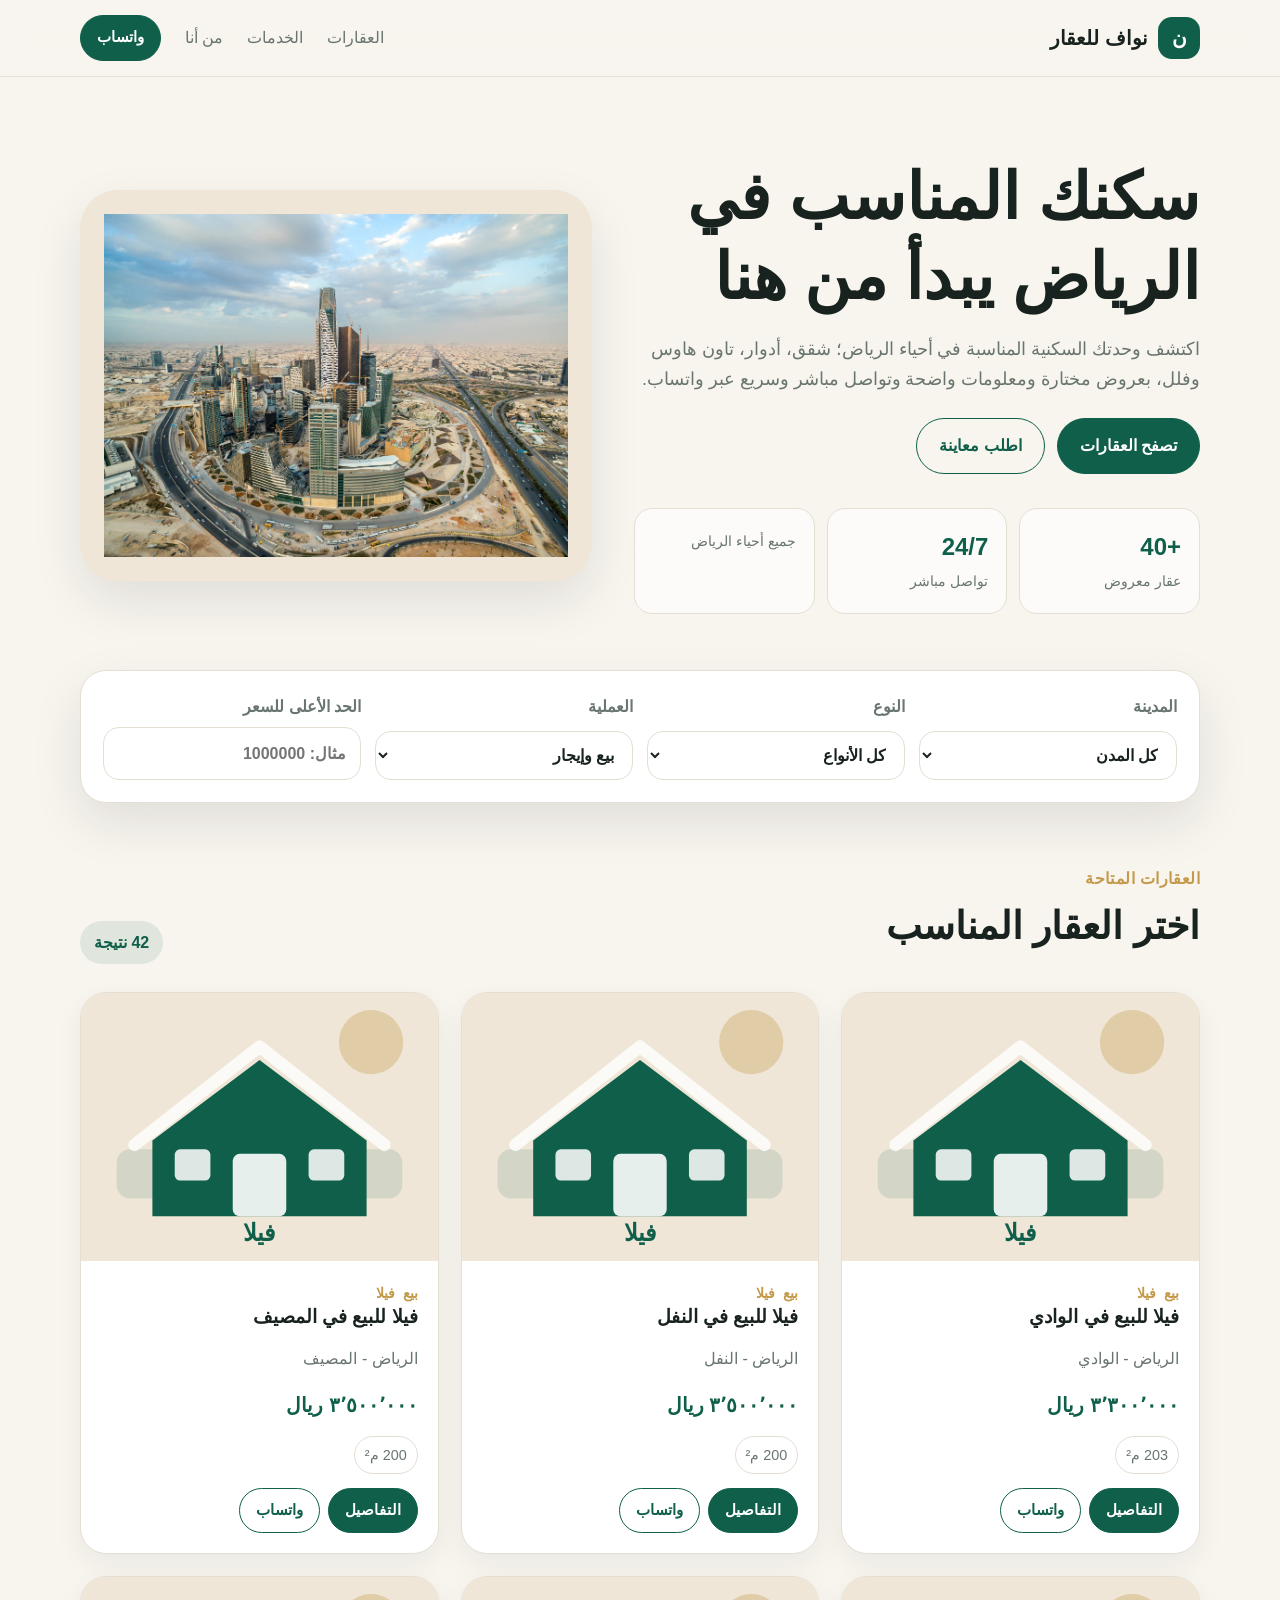
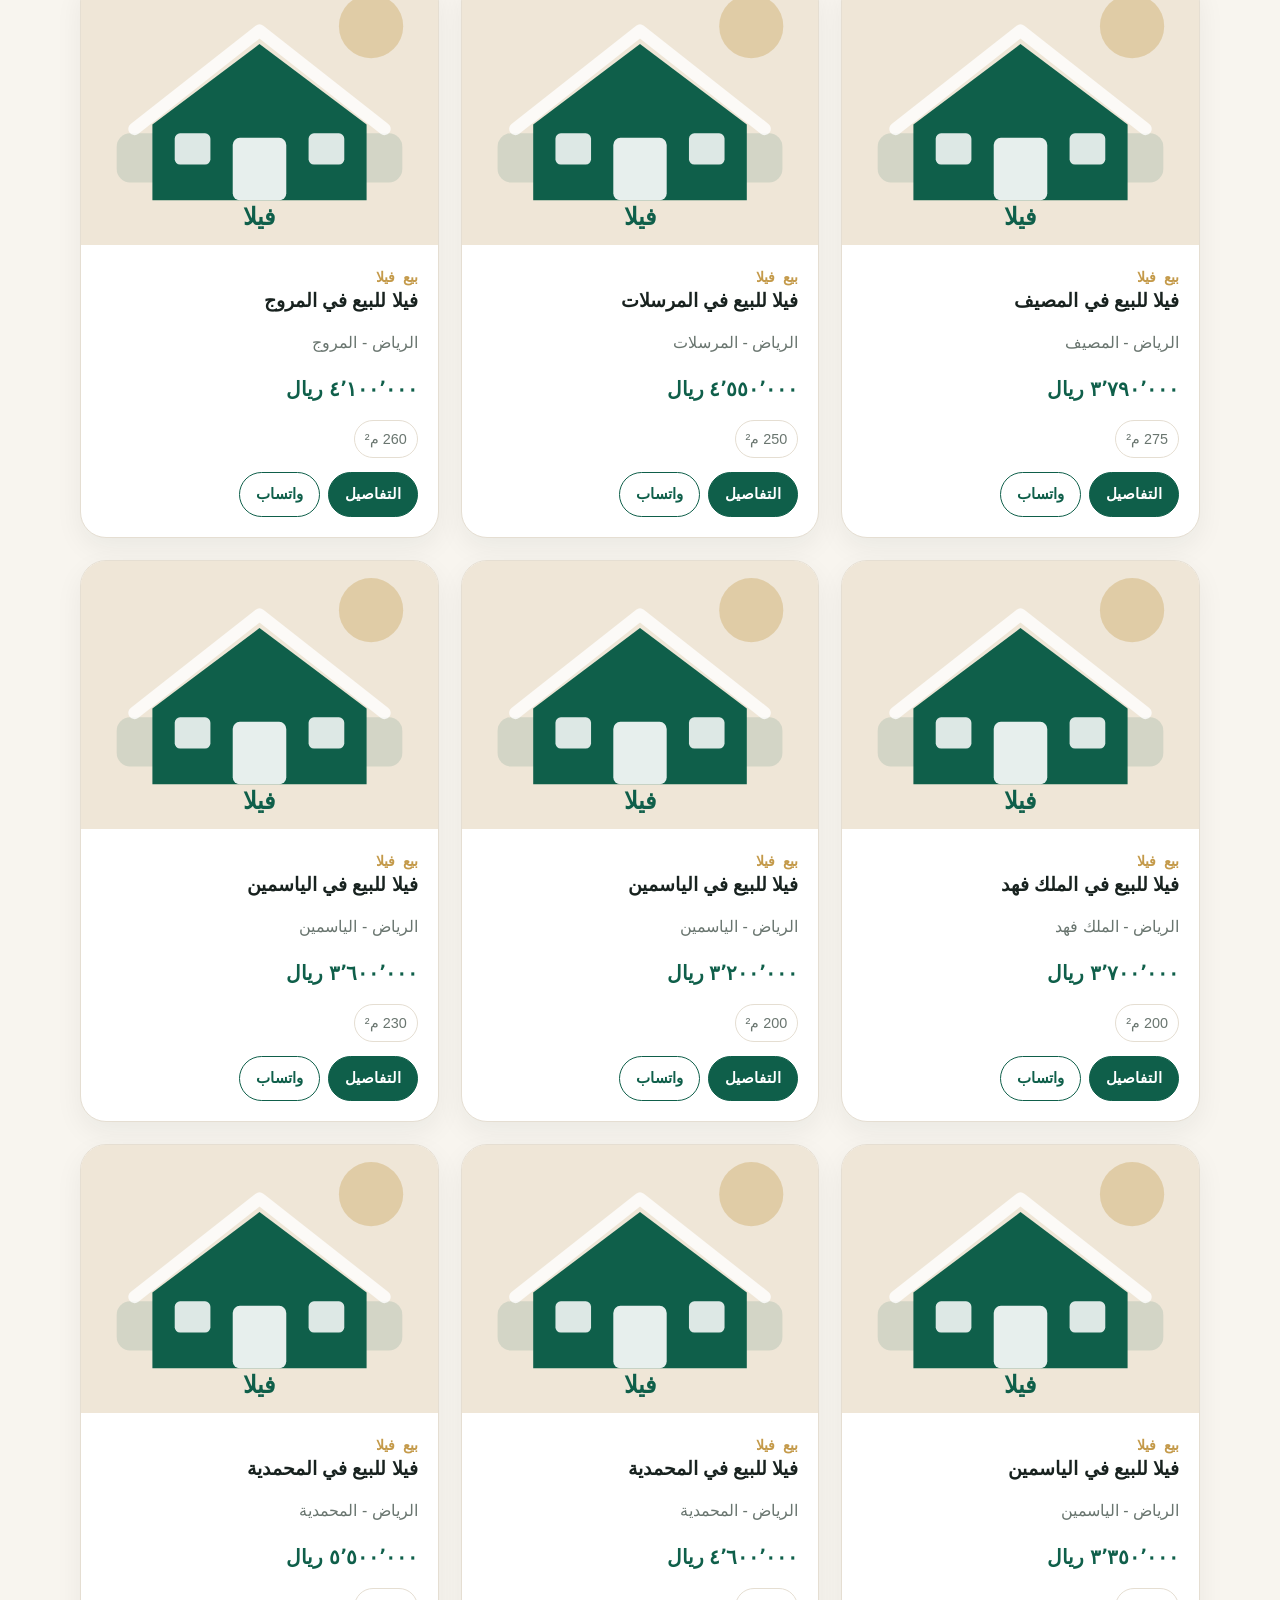
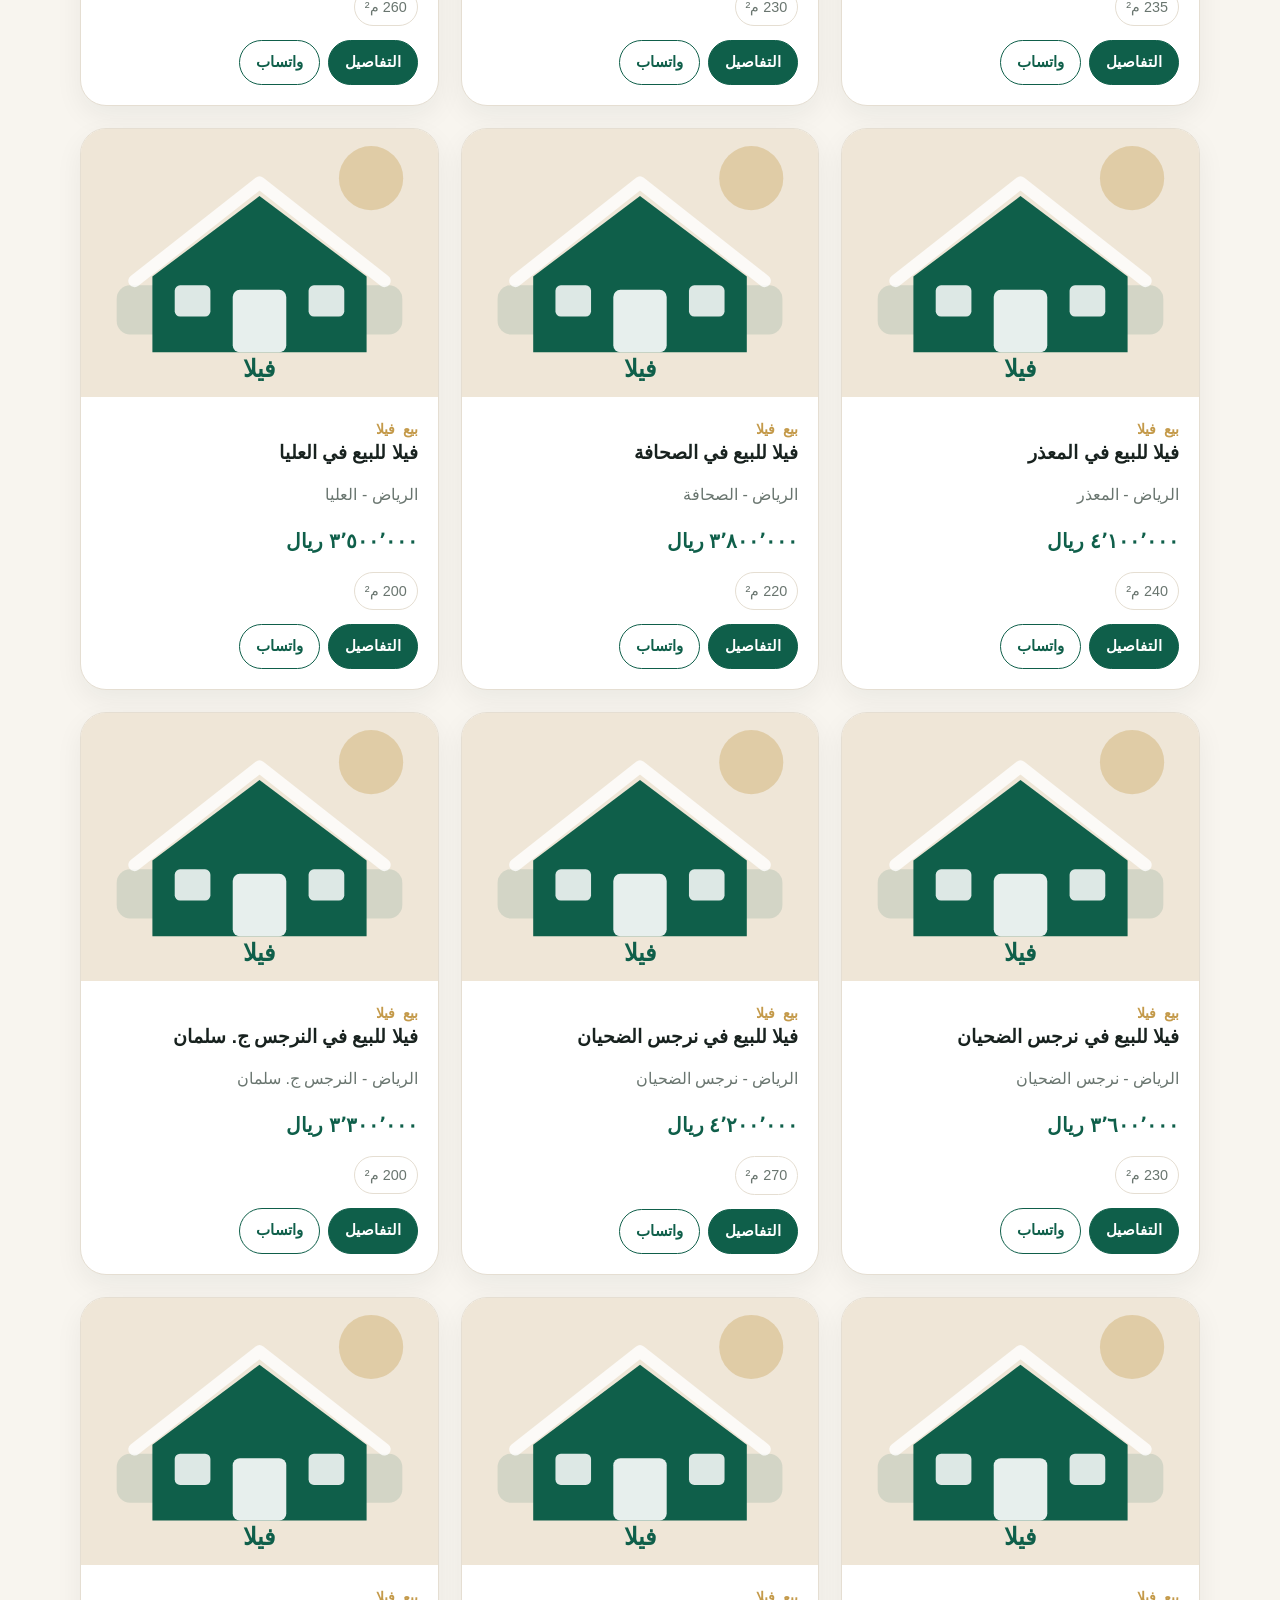
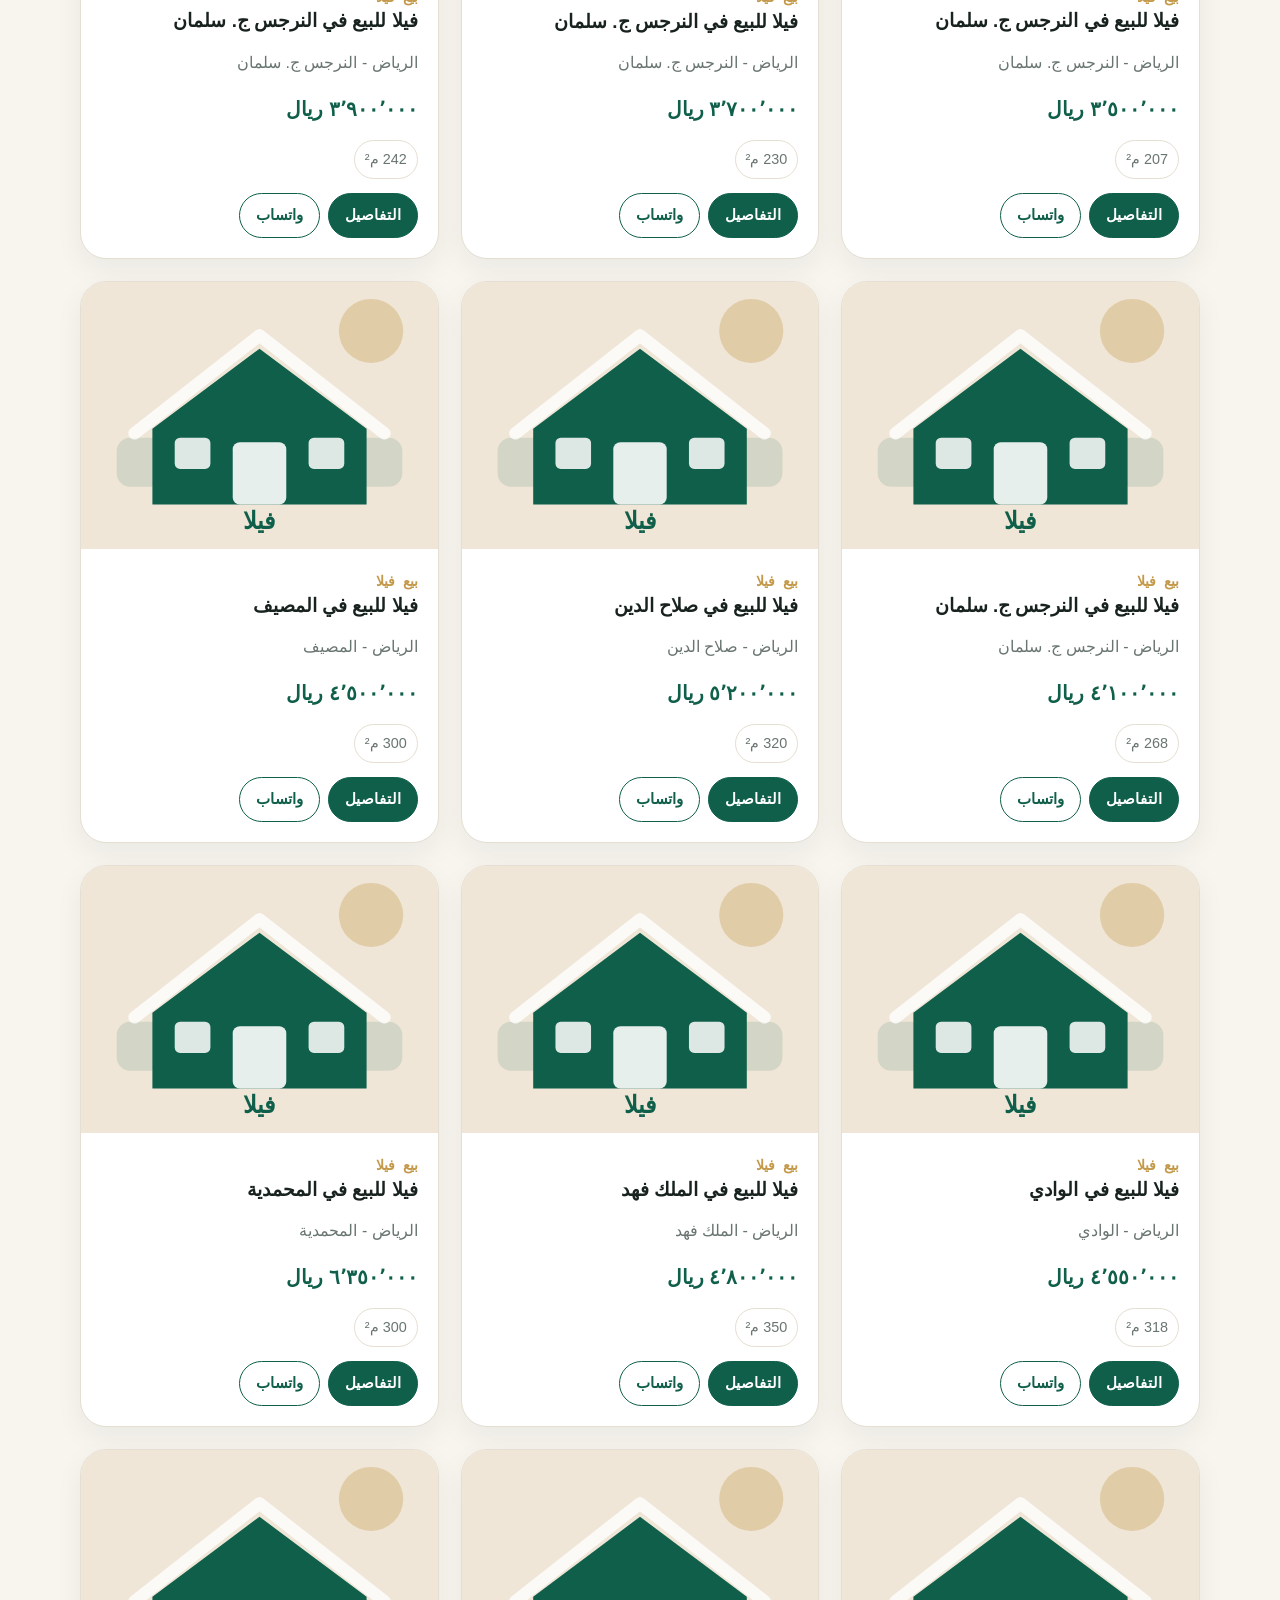
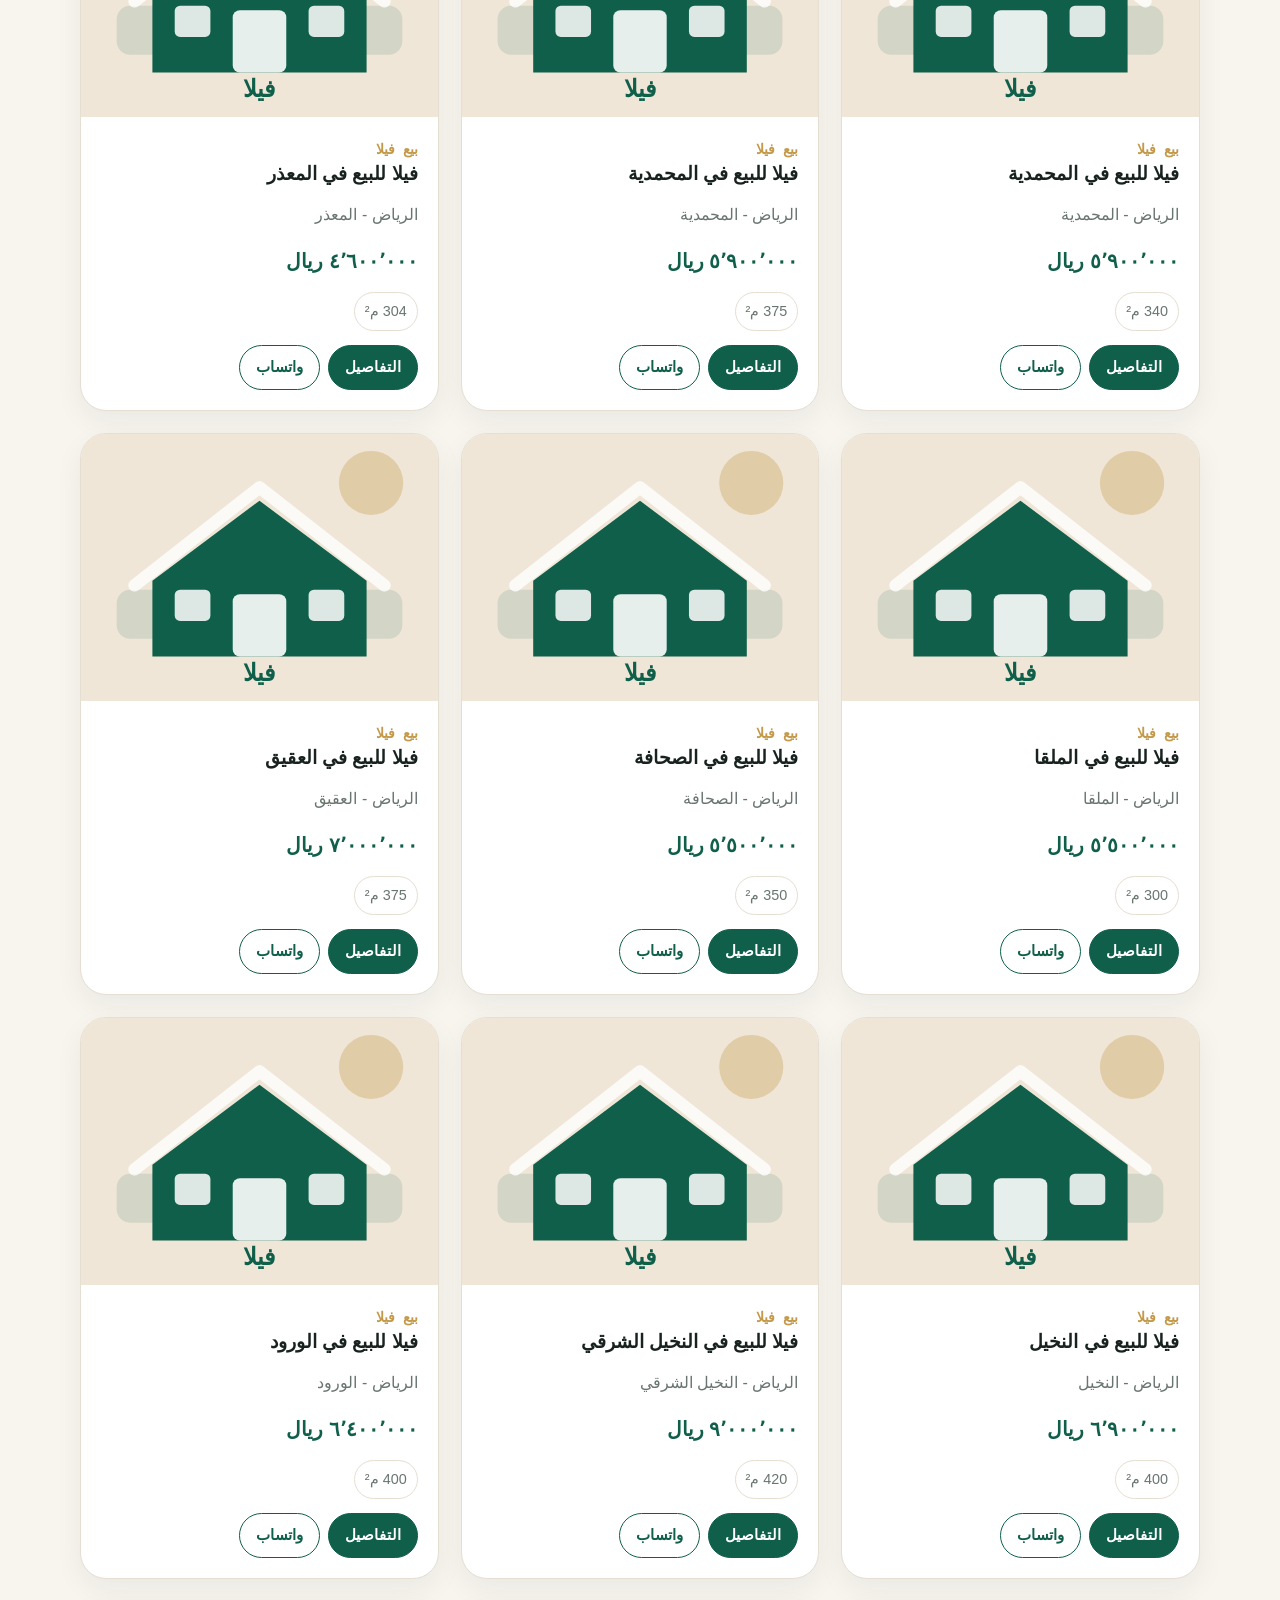
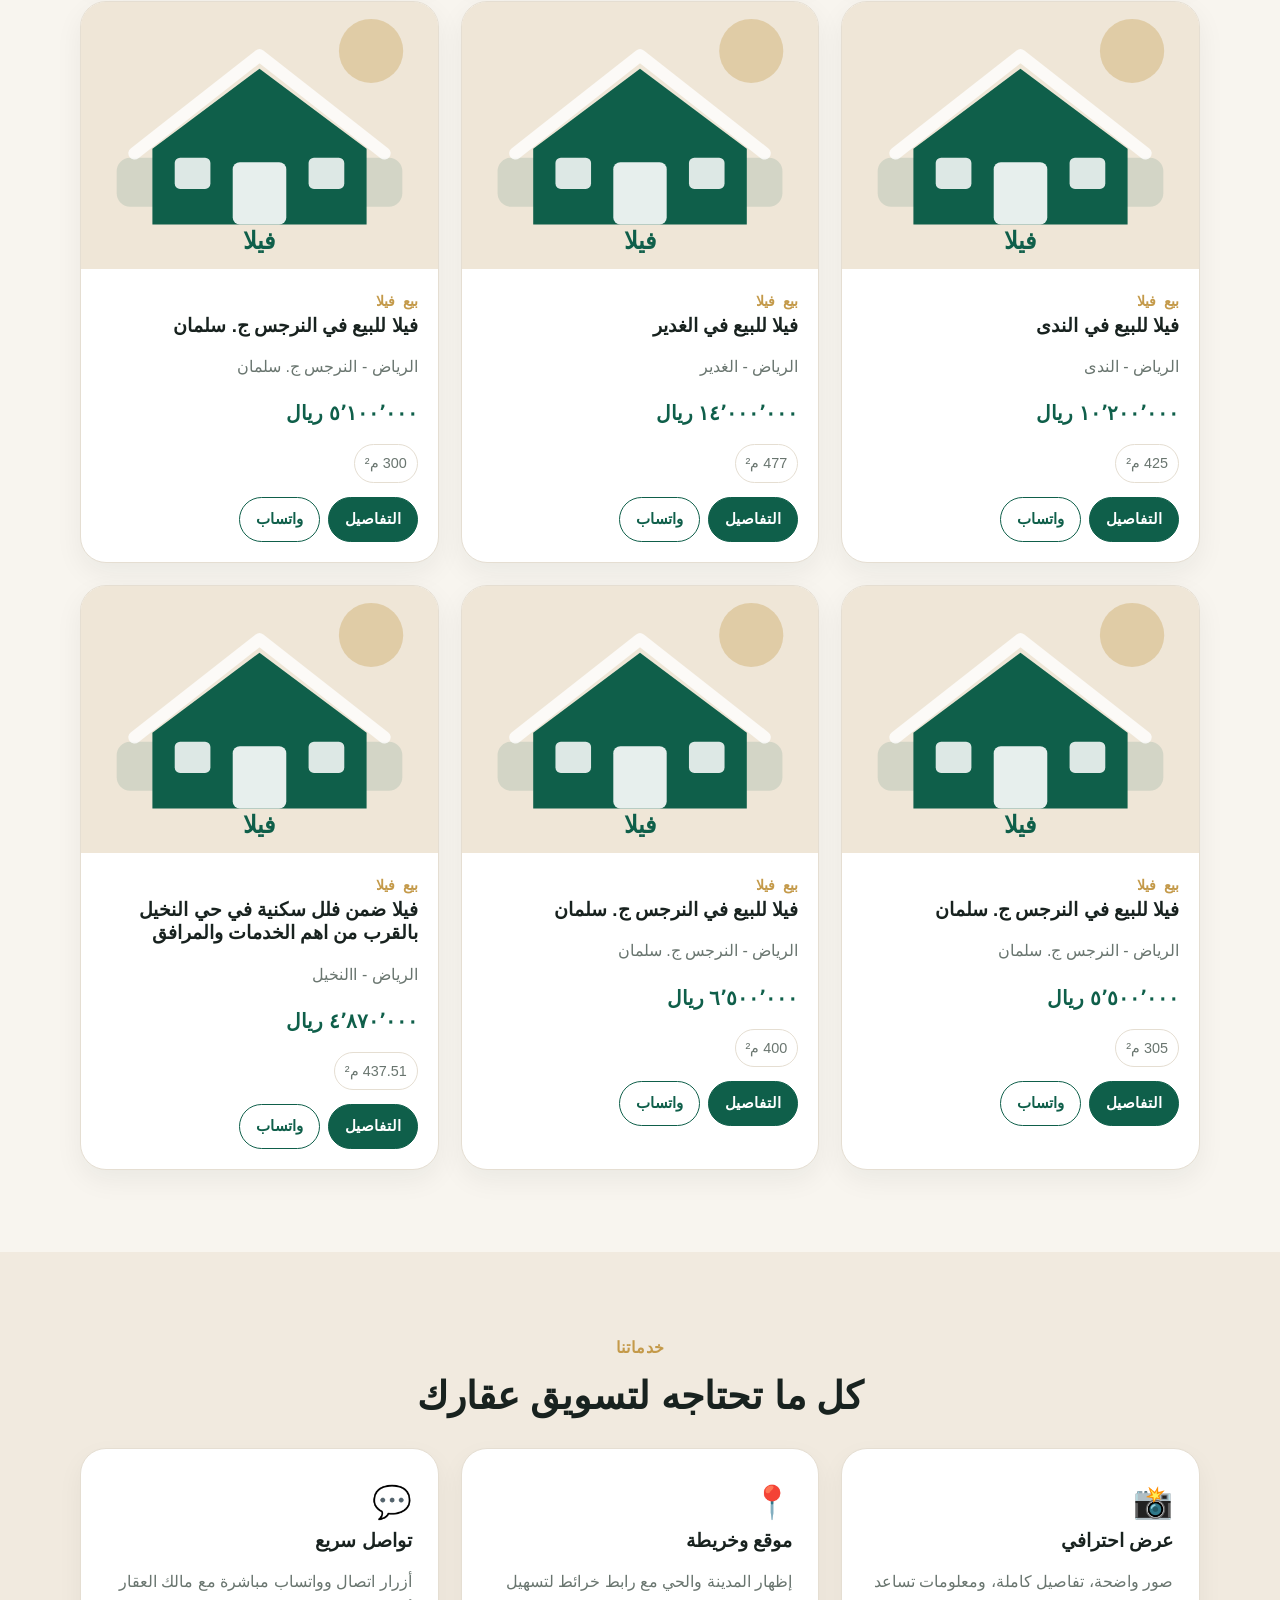
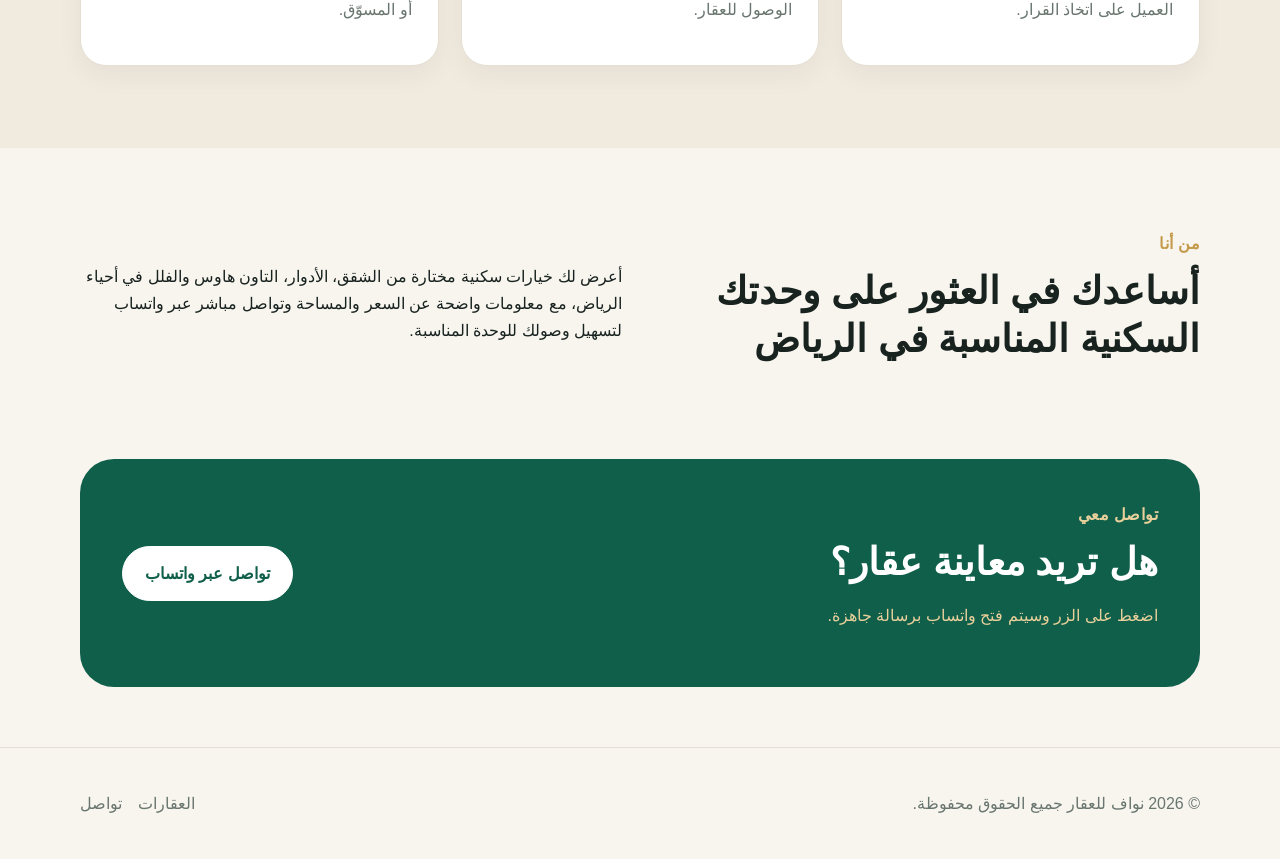
<file: index.html>
<!doctype html>
<html lang="ar" dir="rtl">
<head>
  <meta charset="utf-8" />
  <meta name="viewport" content="width=device-width, initial-scale=1" />
  <meta name="description" content=" تسويق عقاري لعرض الشقق والفلل والأراضي للبيع والإيجار." />
  <title>نواف للعقار</title>
  <link rel="stylesheet" href="assets/css/style.css" />
</head>
<body>
  <header class="site-header">
    <nav class="navbar container">
      <a class="brand" href="index.html" aria-label="الصفحة الرئيسية">
        <span class="brand-mark">ن</span>
        <span>نواف للعقار</span>
      </a>
      <button class="menu-toggle" aria-label="فتح القائمة">☰</button>
      <div class="nav-links">
        <a href="#properties">العقارات</a>
        <a href="#services">الخدمات</a>
        <a href="#about">من أنا</a>
        <a class="btn btn-small" href="https://wa.me/966566081499" target="_blank" rel="noreferrer">واتساب</a>
      </div>
    </nav>
  </header>

  <main>
    <section class="hero">
      <div class="container hero-grid">
        <div class="hero-content">
          
          <h1>سكنك المناسب في الرياض يبدأ من هنا</h1>
          <p class="hero-text">اكتشف وحدتك السكنية المناسبة في أحياء الرياض؛ شقق، أدوار، تاون هاوس وفلل، بعروض مختارة ومعلومات واضحة وتواصل مباشر وسريع عبر واتساب.</p>
          <div class="hero-actions">
            <a class="btn" href="#properties">تصفح العقارات</a>
            <a class="btn btn-outline" href="#contact">اطلب معاينة</a>
          </div>
          <div class="stats">
            <div><strong>+40</strong><span>عقار معروض</span></div>
            <div><strong>24/7</strong><span>تواصل مباشر</span></div>
            <div><strong></strong><span>جميع أحياء الرياض</span></div>
          </div>
        </div>
        <div class="hero-card">
          <img src="assets/img/4_8nd.jpg" alt="واجهة عقارية حديثة" />
         
        </div>
      </div>
    </section>

    <section class="search-panel container" aria-label="بحث العقارات">
      <div class="filter-grid">
        <label>
          المدينة
          <select id="cityFilter">
            <option value="all">كل المدن</option>
          </select>
        </label>
        <label>
          النوع
          <select id="typeFilter">
            <option value="all">كل الأنواع</option>
          </select>
        </label>
        <label>
          العملية
          <select id="purposeFilter">
            <option value="all">بيع وإيجار</option>
            <option value="بيع">بيع</option>
            <option value="إيجار">إيجار</option>
          </select>
        </label>
        <label>
          الحد الأعلى للسعر
          <input id="priceFilter" type="number" placeholder="مثال: 1000000" />
        </label>
      </div>
    </section>

    <section id="properties" class="section container">
      <div class="section-heading">
        <div>
          <p class="eyebrow">العقارات المتاحة</p>
          <h2>اختر العقار المناسب</h2>
        </div>
        <span id="resultCount" class="pill"></span>
      </div>
      <div id="propertiesGrid" class="properties-grid"></div>
    </section>

    <section id="services" class="section section-soft">
      <div class="container">
        <div class="section-heading centered">
          <p class="eyebrow">خدماتنا</p>
          <h2>كل ما تحتاجه لتسويق عقارك</h2>
        </div>
        <div class="service-grid">
          <article class="service-card">
            <span>📸</span>
            <h3>عرض احترافي</h3>
            <p>صور واضحة، تفاصيل كاملة، ومعلومات تساعد العميل على اتخاذ القرار.</p>
          </article>
          <article class="service-card">
            <span>📍</span>
            <h3>موقع وخريطة</h3>
            <p>إظهار المدينة والحي مع رابط خرائط لتسهيل الوصول للعقار.</p>
          </article>
          <article class="service-card">
            <span>💬</span>
            <h3>تواصل سريع</h3>
            <p>أزرار اتصال وواتساب مباشرة مع مالك العقار أو المسوّق.</p>
          </article>
        </div>
      </div>
    </section>

    <section id="about" class="section container split-section">
      <div>
        <p class="eyebrow">من أنا</p>
        <h2>أساعدك في العثور على وحدتك السكنية المناسبة في الرياض</h2>
      </div>
      <p>أعرض لك خيارات سكنية مختارة من الشقق، الأدوار، التاون هاوس والفلل في أحياء الرياض، مع معلومات واضحة عن السعر والمساحة وتواصل مباشر عبر واتساب لتسهيل وصولك للوحدة المناسبة.</p>
    </section>

    <section id="contact" class="section container contact-box">
      <div>
        <p class="eyebrow">تواصل معي</p>
        <h2>هل تريد معاينة عقار؟</h2>
        <p>اضغط على الزر وسيتم فتح واتساب برسالة جاهزة.</p>
      </div>
      <a class="btn" href="https://wa.me/966566081499?text=السلام%20عليكم،%20أرغب%20بالاستفسار%20عن%20عقار" target="_blank" rel="noreferrer">تواصل عبر واتساب</a>
    </section>
  </main>

  <footer class="site-footer">
    <div class="container footer-grid">
      <p>© <span id="year"></span> نواف للعقار جميع الحقوق محفوظة.</p>
      <div>
        <a href="#properties">العقارات</a>
        <a href="#contact">تواصل</a>
      </div>
    </div>
  </footer>

  <script src="assets/js/data.js"></script>
  <script src="assets/js/main.js"></script>
</body>
</html>
</file>
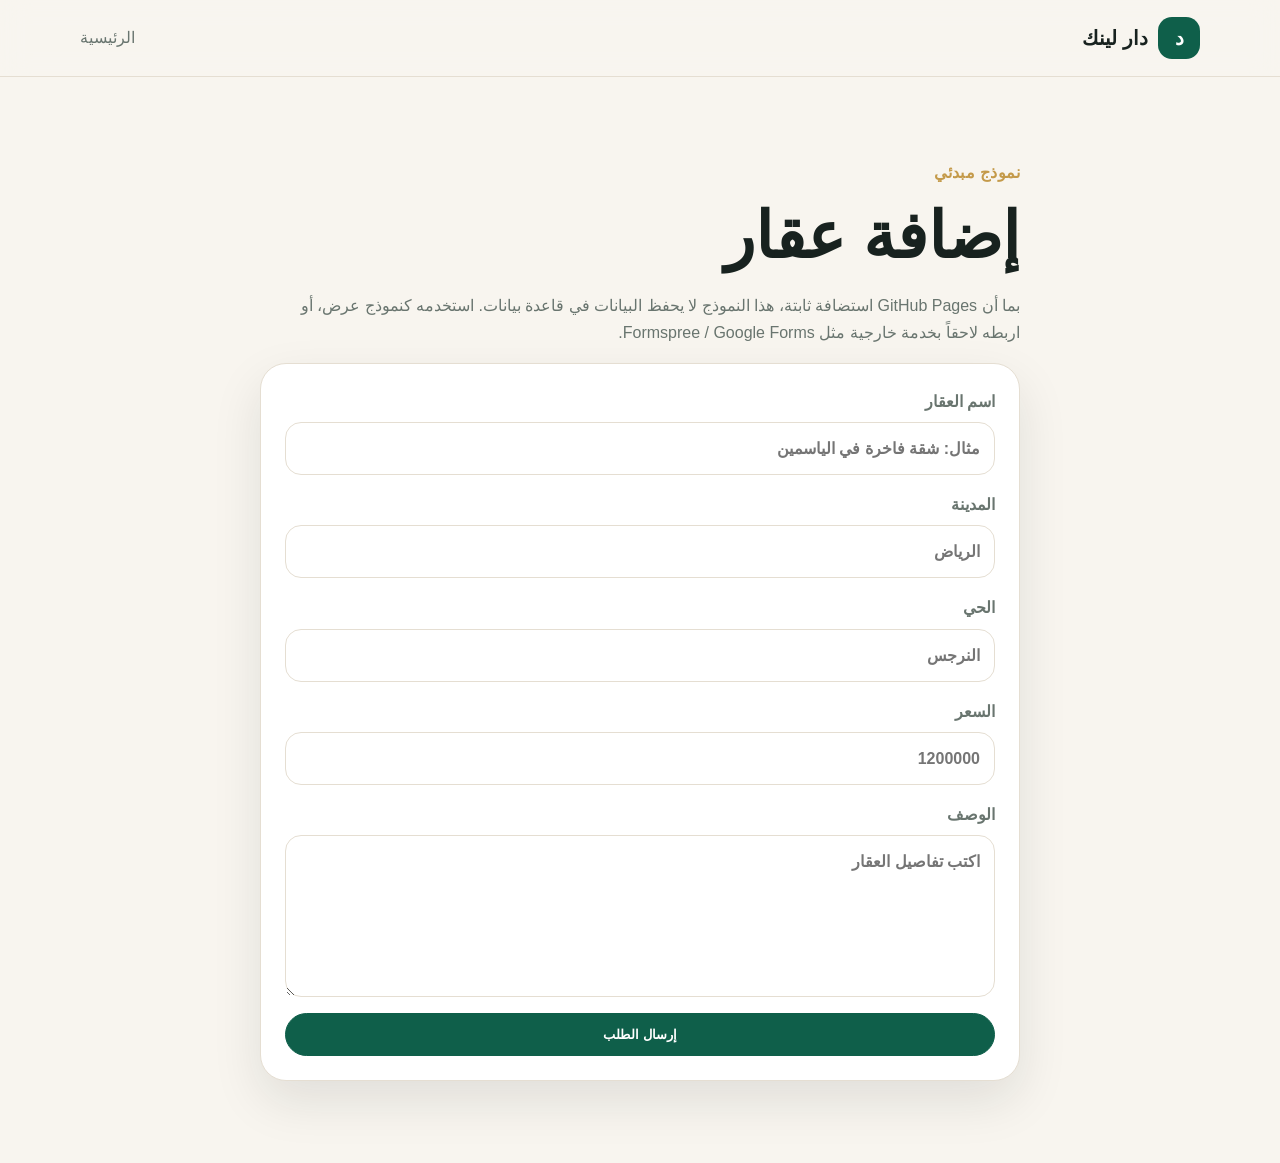
<file: add-property.html>
<!doctype html>
<html lang="ar" dir="rtl">
<head>
  <meta charset="utf-8" />
  <meta name="viewport" content="width=device-width, initial-scale=1" />
  <title>إضافة عقار | دار لينك</title>
  <link rel="stylesheet" href="assets/css/style.css" />
</head>
<body>
  <header class="site-header">
    <nav class="navbar container">
      <a class="brand" href="index.html"><span class="brand-mark">د</span><span>دار لينك</span></a>
      <div class="nav-links visible"><a href="index.html">الرئيسية</a></div>
    </nav>
  </header>

  <main class="section container narrow">
    <p class="eyebrow">نموذج مبدئي</p>
    <h1>إضافة عقار</h1>
    <p class="muted">بما أن GitHub Pages استضافة ثابتة، هذا النموذج لا يحفظ البيانات في قاعدة بيانات. استخدمه كنموذج عرض، أو اربطه لاحقاً بخدمة خارجية مثل Formspree / Google Forms.</p>
    <form class="form-card" action="mailto:info@example.com" method="post" enctype="text/plain">
      <label>اسم العقار<input name="title" required placeholder="مثال: شقة فاخرة في الياسمين" /></label>
      <label>المدينة<input name="city" required placeholder="الرياض" /></label>
      <label>الحي<input name="district" placeholder="النرجس" /></label>
      <label>السعر<input name="price" type="number" placeholder="1200000" /></label>
      <label>الوصف<textarea name="description" rows="5" placeholder="اكتب تفاصيل العقار"></textarea></label>
      <button class="btn" type="submit">إرسال الطلب</button>
    </form>
  </main>
</body>
</html>
</file>
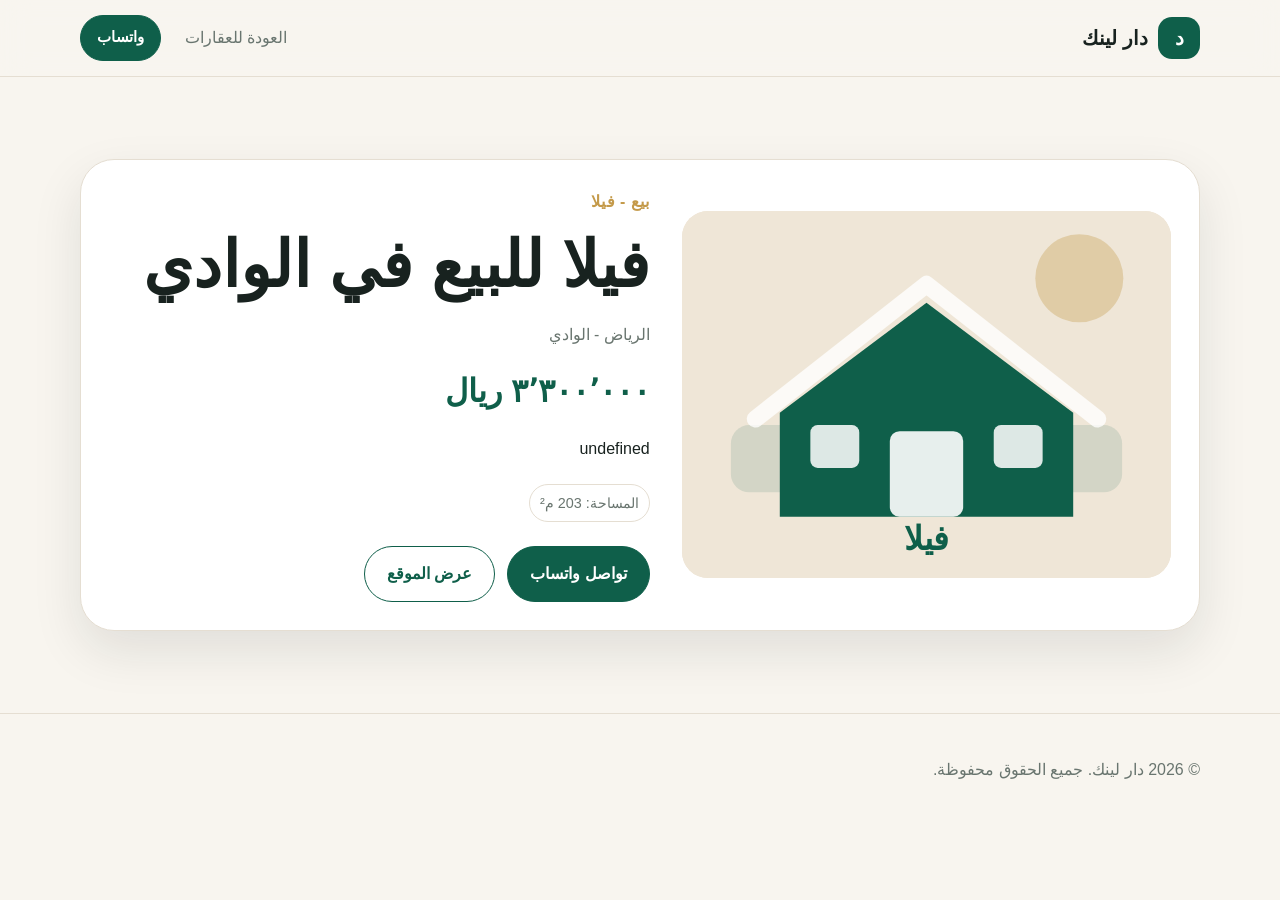
<file: property.html>
<!doctype html>
<html lang="ar" dir="rtl">
<head>
  <meta charset="utf-8" />
  <meta name="viewport" content="width=device-width, initial-scale=1" />
  <title>تفاصيل العقار | دار لينك</title>
  <link rel="stylesheet" href="assets/css/style.css" />
</head>
<body>
  <header class="site-header">
    <nav class="navbar container">
      <a class="brand" href="index.html"><span class="brand-mark">د</span><span>دار لينك</span></a>
      <div class="nav-links visible">
        <a href="index.html#properties">العودة للعقارات</a>
        <a class="btn btn-small" href="https://wa.me/966500000000" target="_blank" rel="noreferrer">واتساب</a>
      </div>
    </nav>
  </header>

  <main class="section container">
    <div id="propertyDetails" class="details-card"></div>
  </main>

  <footer class="site-footer">
    <div class="container footer-grid">
      <p>© <span id="year"></span> دار لينك. جميع الحقوق محفوظة.</p>
    </div>
  </footer>

  <script src="assets/js/data.js"></script>
  <script src="assets/js/main.js"></script>
</body>
</html>
</file>
<file: assets/css/style.css>
:root {
  --bg: #f8f5ef;
  --surface: #ffffff;
  --soft: #efe6d7;
  --text: #18221f;
  --muted: #69756f;
  --primary: #0f5f4a;
  --primary-dark: #0a4335;
  --accent: #c49a4a;
  --border: #e5ded2;
  --shadow: 0 20px 50px rgba(24, 34, 31, .10);
  --radius: 26px;
}

* { box-sizing: border-box; }
html { scroll-behavior: smooth; }
body {
  margin: 0;
  font-family: Tahoma, Arial, sans-serif;
  background: var(--bg);
  color: var(--text);
  line-height: 1.7;
}
a { color: inherit; text-decoration: none; }
img { max-width: 100%; display: block; }
.container { width: min(1120px, calc(100% - 32px)); margin-inline: auto; }

.site-header {
  position: sticky;
  top: 0;
  z-index: 50;
  background: rgba(248, 245, 239, .88);
  backdrop-filter: blur(14px);
  border-bottom: 1px solid var(--border);
}
.navbar { min-height: 76px; display: flex; align-items: center; justify-content: space-between; gap: 24px; }
.brand { display: inline-flex; align-items: center; gap: 10px; font-weight: 800; font-size: 1.25rem; }
.brand-mark {
  width: 42px; height: 42px; display: grid; place-items: center;
  border-radius: 14px; background: var(--primary); color: white;
}
.nav-links { display: flex; align-items: center; gap: 24px; color: var(--muted); }
.nav-links a:hover { color: var(--primary); }
.menu-toggle { display: none; border: 0; background: var(--surface); font-size: 1.5rem; border-radius: 12px; padding: 6px 12px; }

.btn {
  display: inline-flex; align-items: center; justify-content: center;
  padding: 13px 22px; border-radius: 999px; border: 1px solid var(--primary);
  background: var(--primary); color: white; font-weight: 700; cursor: pointer;
  transition: transform .2s ease, background .2s ease;
}
.btn:hover { transform: translateY(-2px); background: var(--primary-dark); }
.btn-outline { background: transparent; color: var(--primary); }
.btn-outline:hover { color: white; }
.btn-small { padding: 9px 16px; font-size: .92rem; }

.hero { padding: 80px 0 36px; overflow: hidden; }
.hero-grid { display: grid; grid-template-columns: 1.05fr .95fr; gap: 42px; align-items: center; }
.eyebrow { margin: 0 0 10px; color: var(--accent); font-weight: 800; letter-spacing: .4px; }
h1, h2, h3 { line-height: 1.25; margin: 0 0 14px; }
h1 { font-size: clamp(2.2rem, 5vw, 4.9rem); max-width: 780px; }
h2 { font-size: clamp(1.8rem, 3vw, 3rem); }
.hero-text { color: var(--muted); font-size: 1.1rem; max-width: 620px; }
.hero-actions { display: flex; flex-wrap: wrap; gap: 12px; margin-top: 24px; }
.stats { display: grid; grid-template-columns: repeat(3, 1fr); gap: 12px; margin-top: 34px; }
.stats div { background: rgba(255,255,255,.68); border: 1px solid var(--border); border-radius: 18px; padding: 18px; }
.stats strong { display: block; font-size: 1.5rem; color: var(--primary); }
.stats span { color: var(--muted); font-size: .9rem; }
.hero-card { position: relative; background: var(--soft); padding: 24px; border-radius: 38px; box-shadow: var(--shadow); }
.floating-card { position: absolute; right: 24px; bottom: 24px; background: white; border-radius: 22px; padding: 16px 18px; min-width: 220px; box-shadow: var(--shadow); }
.floating-card span { display: block; color: var(--muted); }
.floating-card b { color: var(--primary); }

.search-panel {
  background: var(--surface); border: 1px solid var(--border); border-radius: var(--radius);
  padding: 22px; box-shadow: var(--shadow); transform: translateY(20px);
}
.filter-grid { display: grid; grid-template-columns: repeat(4, 1fr); gap: 14px; }
label { display: grid; gap: 7px; color: var(--muted); font-weight: 700; }
select, input, textarea {
  width: 100%; border: 1px solid var(--border); border-radius: 16px; padding: 12px 14px;
  background: #fff; color: var(--text); font: inherit; outline: none;
}
select:focus, input:focus, textarea:focus { border-color: var(--primary); }

.section { padding: 82px 0; }
.section-soft { background: #f1eadf; }
.section-heading { display: flex; align-items: end; justify-content: space-between; gap: 16px; margin-bottom: 28px; }
.section-heading.centered { text-align: center; display: block; }
.pill, .badge { background: rgba(15, 95, 74, .1); color: var(--primary); padding: 8px 14px; border-radius: 999px; font-weight: 800; }
.properties-grid { display: grid; grid-template-columns: repeat(3, 1fr); gap: 22px; }
.property-card { background: var(--surface); border: 1px solid var(--border); border-radius: var(--radius); overflow: hidden; box-shadow: 0 10px 28px rgba(24,34,31,.06); }
.property-image { position: relative; aspect-ratio: 4/3; background: var(--soft); overflow: hidden; }
.property-image img { width: 100%; height: 100%; object-fit: cover; }
.badge { position: absolute; top: 14px; right: 14px; background: white; }
.property-body { padding: 20px; }
.property-meta { display: flex; gap: 8px; color: var(--accent); font-weight: 800; font-size: .9rem; }
.property-body p, .muted, .location { color: var(--muted); }
.price { display: block; color: var(--primary); font-size: 1.25rem; margin: 10px 0; }
.price.big { font-size: 2rem; }
.features { display: flex; flex-wrap: wrap; gap: 8px; margin: 14px 0; }
.features span { border: 1px solid var(--border); border-radius: 999px; padding: 6px 10px; color: var(--muted); font-size: .9rem; }
.card-actions { display: flex; gap: 8px; flex-wrap: wrap; }
.empty-state { grid-column: 1 / -1; text-align: center; padding: 50px; background: white; border-radius: var(--radius); color: var(--muted); }

.service-grid { display: grid; grid-template-columns: repeat(3, 1fr); gap: 22px; margin-top: 28px; }
.service-card { background: var(--surface); border: 1px solid var(--border); padding: 26px; border-radius: var(--radius); box-shadow: 0 10px 26px rgba(24,34,31,.05); }
.service-card span { font-size: 2rem; }
.service-card p { color: var(--muted); }
.split-section { display: grid; grid-template-columns: 1fr 1fr; gap: 36px; align-items: center; }
.contact-box { background: var(--primary); color: white; border-radius: 34px; padding: 42px; margin-bottom: 60px; display: flex; justify-content: space-between; gap: 20px; align-items: center; }
.contact-box .eyebrow, .contact-box p { color: #e9d09b; }
.contact-box .btn { background: white; color: var(--primary); border-color: white; }

.site-footer { border-top: 1px solid var(--border); padding: 26px 0; color: var(--muted); }
.footer-grid { display: flex; align-items: center; justify-content: space-between; gap: 16px; }
.footer-grid div { display: flex; gap: 16px; }

.details-card { background: white; border: 1px solid var(--border); border-radius: 34px; padding: 28px; box-shadow: var(--shadow); }
.details-grid { display: grid; grid-template-columns: .95fr 1.05fr; gap: 32px; align-items: center; }
.details-image { width: 100%; border-radius: 26px; background: var(--soft); }
.details-features { margin: 22px 0; }
.narrow { width: min(760px, calc(100% - 32px)); }
.form-card { background: white; border: 1px solid var(--border); border-radius: var(--radius); padding: 24px; display: grid; gap: 16px; box-shadow: var(--shadow); }

@media (max-width: 900px) {
  .hero-grid, .details-grid, .split-section { grid-template-columns: 1fr; }
  .filter-grid, .properties-grid, .service-grid { grid-template-columns: 1fr 1fr; }
}
@media (max-width: 680px) {
  .menu-toggle { display: block; }
  .nav-links { display: none; position: absolute; top: 76px; left: 16px; right: 16px; background: white; border: 1px solid var(--border); border-radius: 20px; padding: 18px; flex-direction: column; align-items: stretch; }
  .nav-links.visible { display: flex; }
  .filter-grid, .properties-grid, .service-grid, .stats { grid-template-columns: 1fr; }
  .hero { padding-top: 42px; }
  .contact-box, .footer-grid { flex-direction: column; align-items: flex-start; }
  .floating-card { position: static; margin-top: 12px; }
}
</file>
